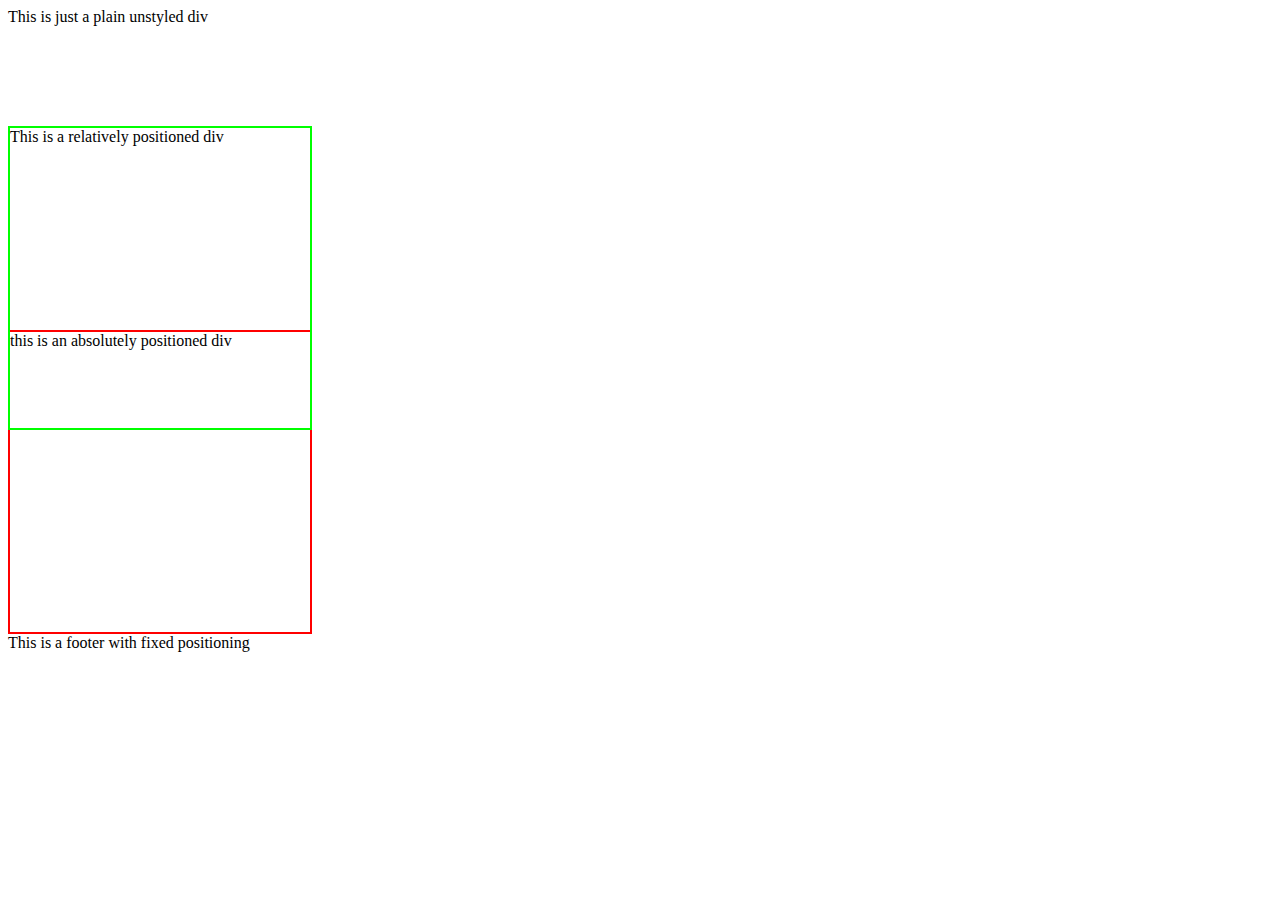
<file: Week_4/index.html>
<!DOCTYPE html>
<html>
<head>
	<title>Positioning Elements</title>
	<style type="text/css">
		.top-right-rel{
			width: 300px;
			height:300px;
			border: 2px solid #0F0;
			position: relative;
			top: 100px;
			right: 0px;
		}

		.top-right-abs{
			width: 300px;
			height: 300px;
			border: 2px solid #F00;
			postiion: absolute;
			top: 100px;
			right: 0px;
		}
	</style>
</head>
<body>
<div>This is just a plain unstyled div</div>
<div class="top-right-rel">This is a relatively positioned div</div>
<div class="top-right-abs">this is an absolutely positioned div</div>
<footer>This is a footer with fixed positioning</footer>

</body>
</html>
</file>
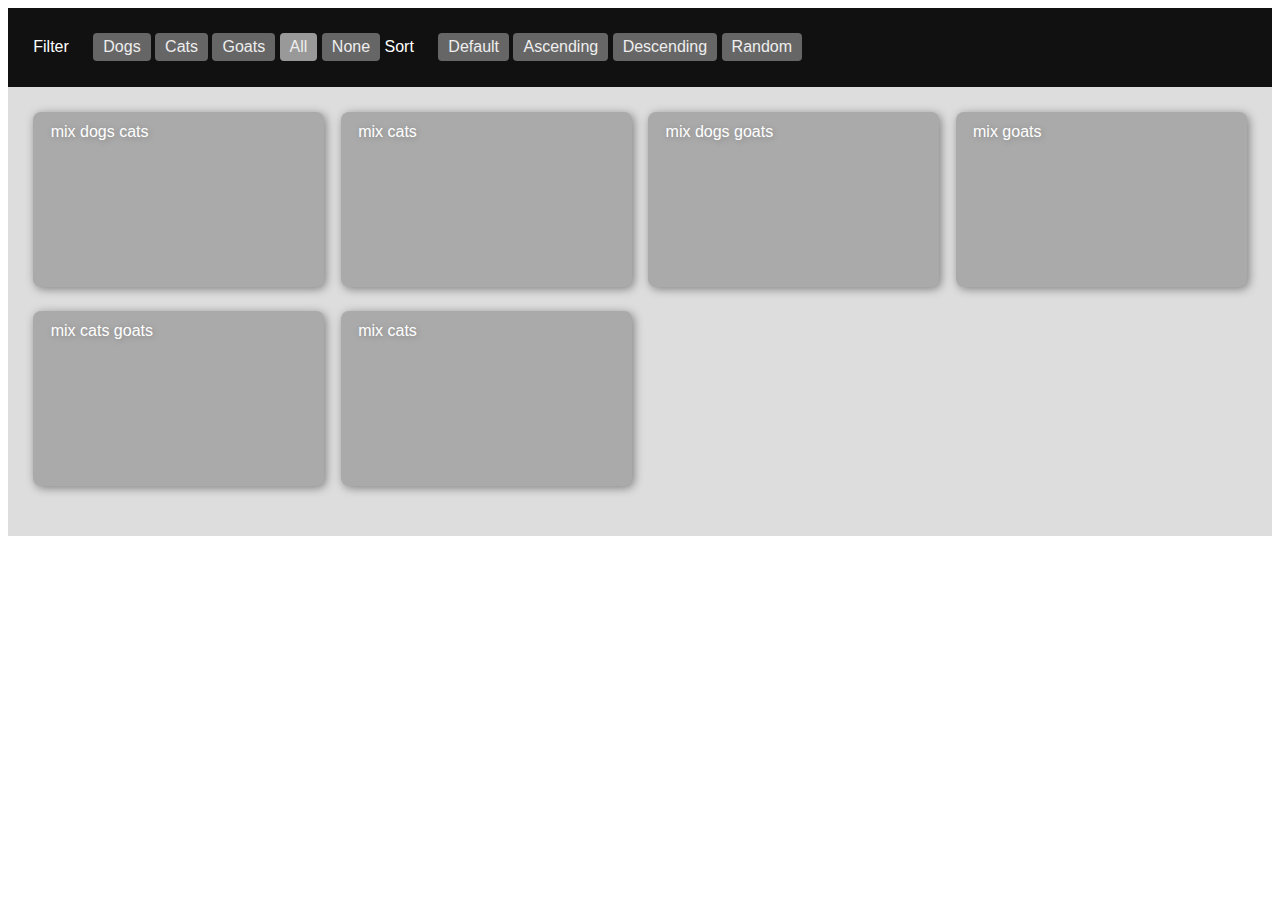
<file: MixItUp/In_Class/index.html>
<!DOCTYPE html>
<html>

<head>
    <title>Mix It Up</title>
    <!-- Load jQuery First -->
    <script src="https://code.jquery.com/jquery-2.2.4.min.js" integrity="sha256-BbhdlvQf/xTY9gja0Dq3HiwQF8LaCRTXxZKRutelT44=" crossorigin="anonymous"></script>
    <!-- Now load MixItUp (wont work if we dont load JQ first) -->
    <script type="text/javascript" src="jquery.mixitup.min.js"></script>
    <!-- Custom Scripts -->
    <script type="text/javascript">
    // This is the shorthand version of jQuery's document ready function
    $(function() {
        $("#reset").click(function(event){
            $("#Container").mixItUp('filter','');
        });
        // Instantiate MixItUpHere
        $("#Container").mixItUp();
    });
    </script>
    <style type="text/css">
        *{
            -webkit-box-sizing: border-box;
            -moz-box-sizing: border-box;
            box-sizing: border-box;

        }
        body{
            font-family: 'Helvetica Neue', arial, sans-serif;
        }

        /* Controls */
        .controls{
            padding: 2%;
            background: #111;
            color: white;
        }

        label{
            font-weight: 300;
            margin: 0 20px 0 0;
        }

        button{
            display: inline-block;
            padding: 5px 10px;
            background: #666;
            border: 0;
            color: #eee;
            font-size: 16px;
            font-weight: 100;
            border-radius: 4px;
            cursor: pointer;
        }

        button:focus{
            outline: 0 none;
        }

        button.active, button:hover{
            transition: all 0.3s ease-in-out;
            background: #999;

        }

        /* Mix Styles */
        .container{
            padding: 2%;
            text-align: justify;
            font-size: 0.1px;
            background: #DDD;
            min-height: 200px;

        }
        /* This is needed for spacing between mix elements */
        .container:after{
            content: '';
            display: inline-block;
            width: 100%;

        }
        /* Mobile First Styling this will apply unless a screen of a certain min width is detected */
        .container .mix,
        .container .gap{
            display: inline-block;
            width: 100%;
        }

        .container .mix{
            text-align: left;
            background: #AAA;
            margin-bottom: 2%;
            border-radius: 8px;
            display: none;
        }

        .mix{
            text-shadow: 1px 1px 6px grey;
            box-shadow: 2px 2px 10px grey;
        }

        .container .mix:after{
            /* display data attribuets or classes using css */
            content: attr(class);
            color: white;
            font-size: 16px;
            display: inline-block;
            vertical-align: top;
            padding: 4% 6%;
            font-weight: 300;
        }

        /* this is optional bur lets use another psuedo class selector to add more padding */

        .container .mix:before{
            content: '';
            display: inline-block;
            padding-top: 60%;
        }

        /* Larger Phones and Tablets {2 items per row} */
            @media all and (min-width: 768px) {
            .container .mix, .container .gap{
                width: 48%;
            }
        

        /* Desktop (4 items per row) */
            @media all and (min-width: 1024px) {
            .container .mix, .container .gap{
                width: 24%;
            }
        }        
    </style>
</head>

<body>
    <!-- Build our buttons and controls here -->
    <div class="controls">
        <!-- Filter -->
        <label>Filter</label>
        <button class="filter" data-filter=".dogs">Dogs</button>
        <button class="filter" data-filter=".cats">Cats</button>
        <button class="filter" data-filter=".goats">Goats</button>
        <button class="filter" data-filter="all">All</button>
        <button id="reset">None</button>
        <!-- Sort -->
        <label>Sort</label>
        <button class="sort" data-sort="default">Default</button>
        <button class="sort" data-sort="myorder:asc">Ascending</button>
        <button class="sort" data-sort="myorder:desc">Descending</button>
        <button class="sort" data-sort="random">Random</button>
    </div>
    <!-- This container holds all elements we wish to filter or sort -->
    <div id="Container" class="container">
        <!-- content to filter and sort -->
        <div class="mix dogs cats" data-myorder="1"></div>
        <div class="mix cats" data-myorder="2"></div>
        <div class="mix dogs goats" data-myorder="3"></div>
        <div class="mix goats" data-myorder="4"></div>
        <div class="mix cats goats" data-myorder="5"></div>
        <div class="mix cats" data-myorder="6"></div>
        <div class="gap"></div>
        <div class="gap"></div>

    </div>
</body>

</html>
</file>
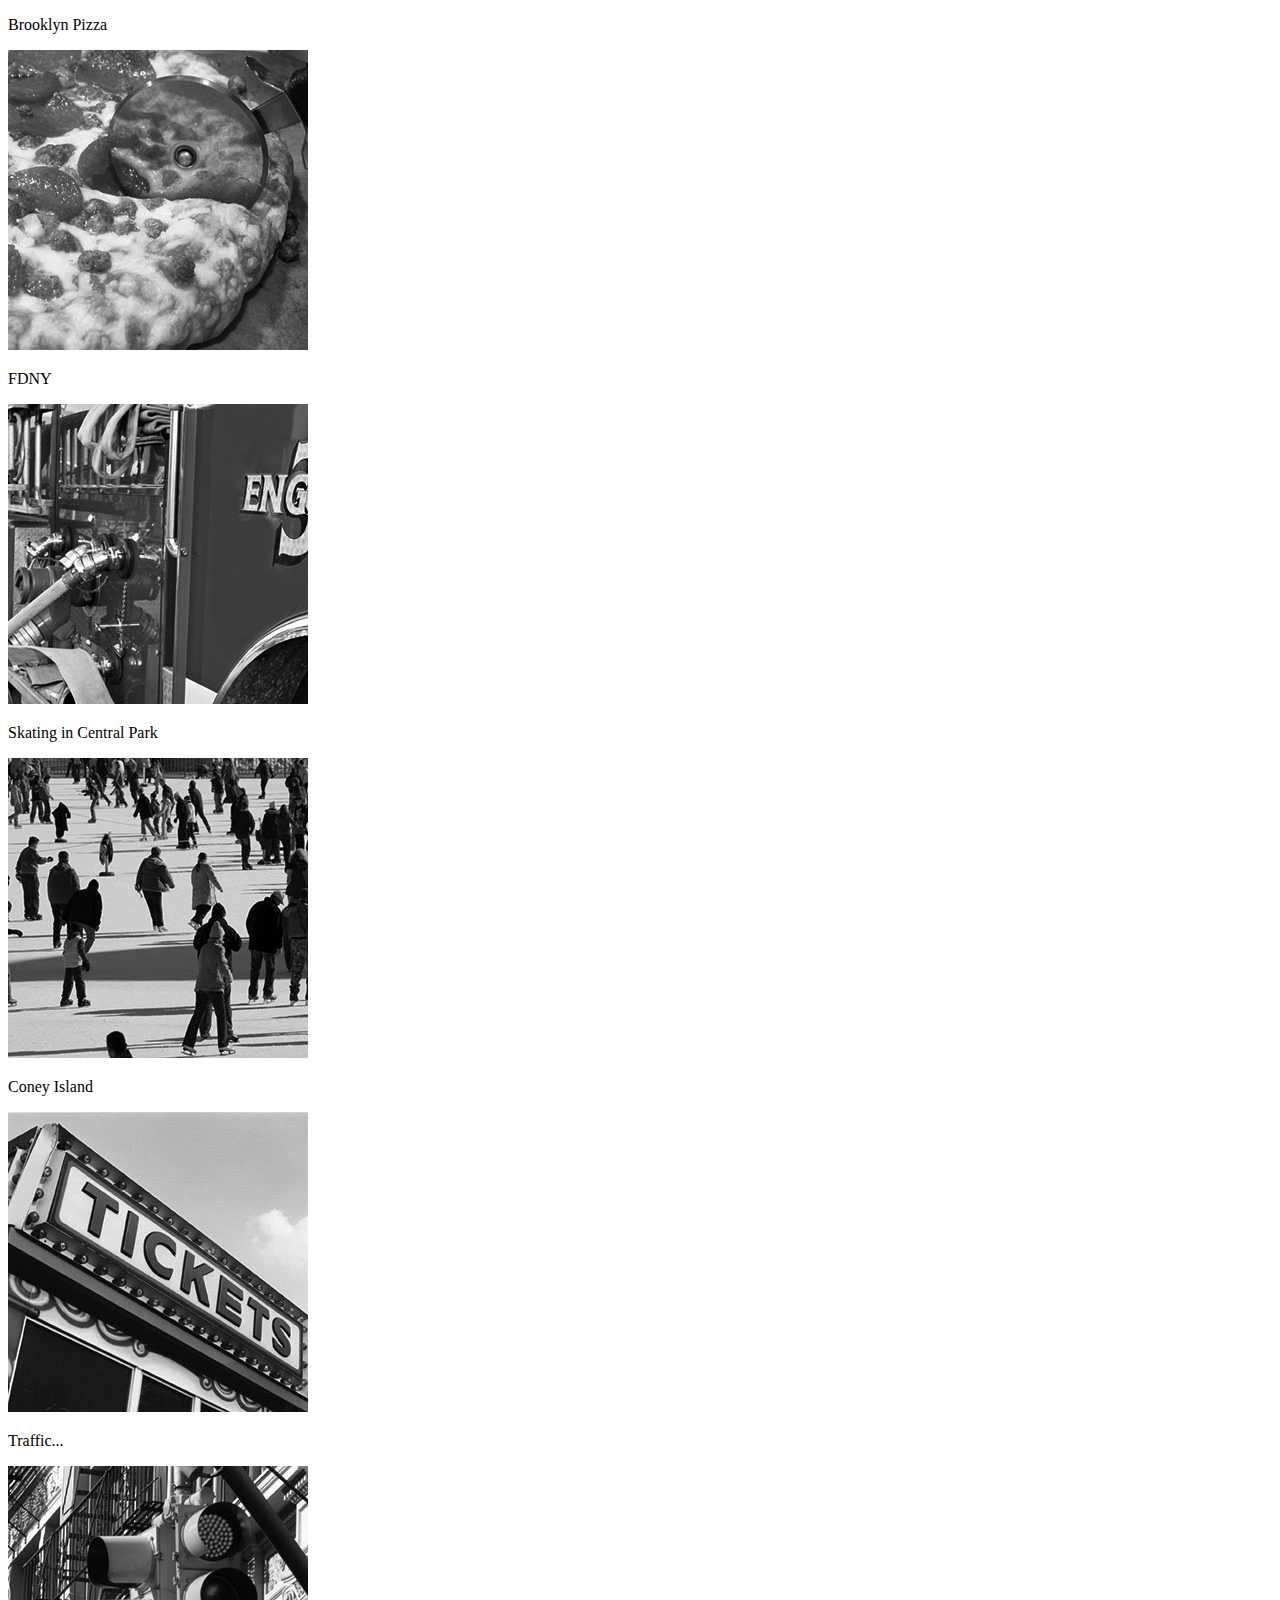
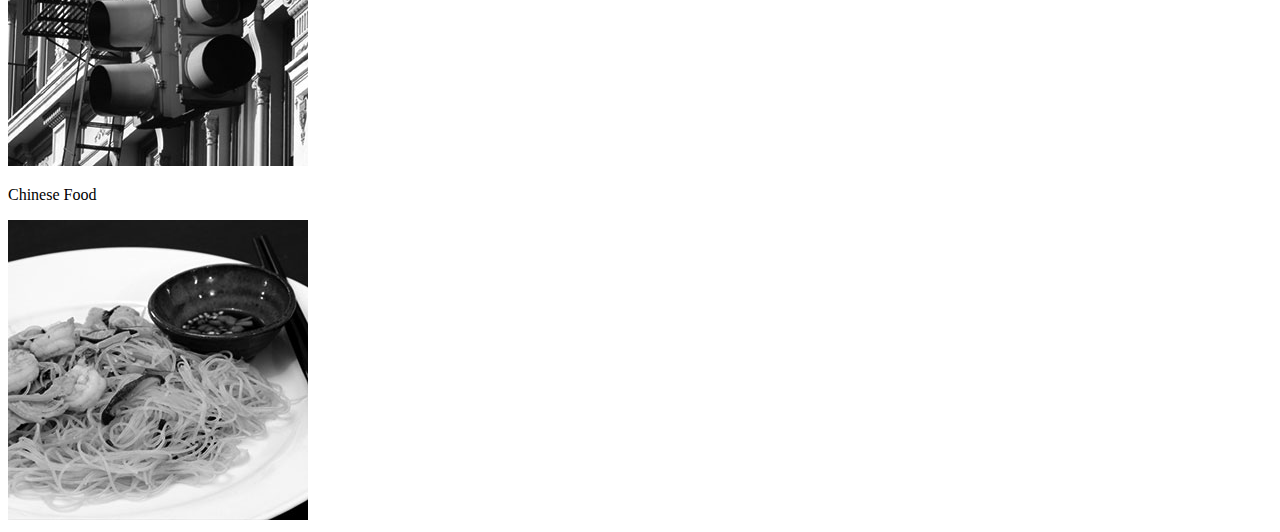
<file: Week_3/Gallery_Starter/index.html>
<!DOCTYPE html>
<html>

<link rel="stylesheet" type="text/css" href="">

<head>
    <title>New York City Gallery</title>
    <!-- Link to CSS File here -->
    <!-- Link to Google Font Here -->
</head>

<body>
    <div class="container">
        <div class="polaroid">
            <p>Brooklyn Pizza</p>
            <img src="img/bw/pizza.jpg">
        </div>
        <div class="polaroid">
            <p>FDNY</p>
            <img src="img/bw/fdny.jpg">
        </div>
        <div class="polaroid">
            <p>Skating in Central Park</p>
            <img src="img/bw/skating.jpg">
        </div>
        <div class="polaroid">
            <p>Coney Island</p>
            <img src="img/bw/tickets.jpg">
        </div>
        <div class="polaroid">
            <p>Traffic...</p>
            <img src="img/bw/traffic.jpg">
        </div>
        <div class="polaroid">
            <p>Chinese Food</p>
            <img src="img/bw/chinese.jpg">
        </div>
    </div>
</body>

</html>
</file>
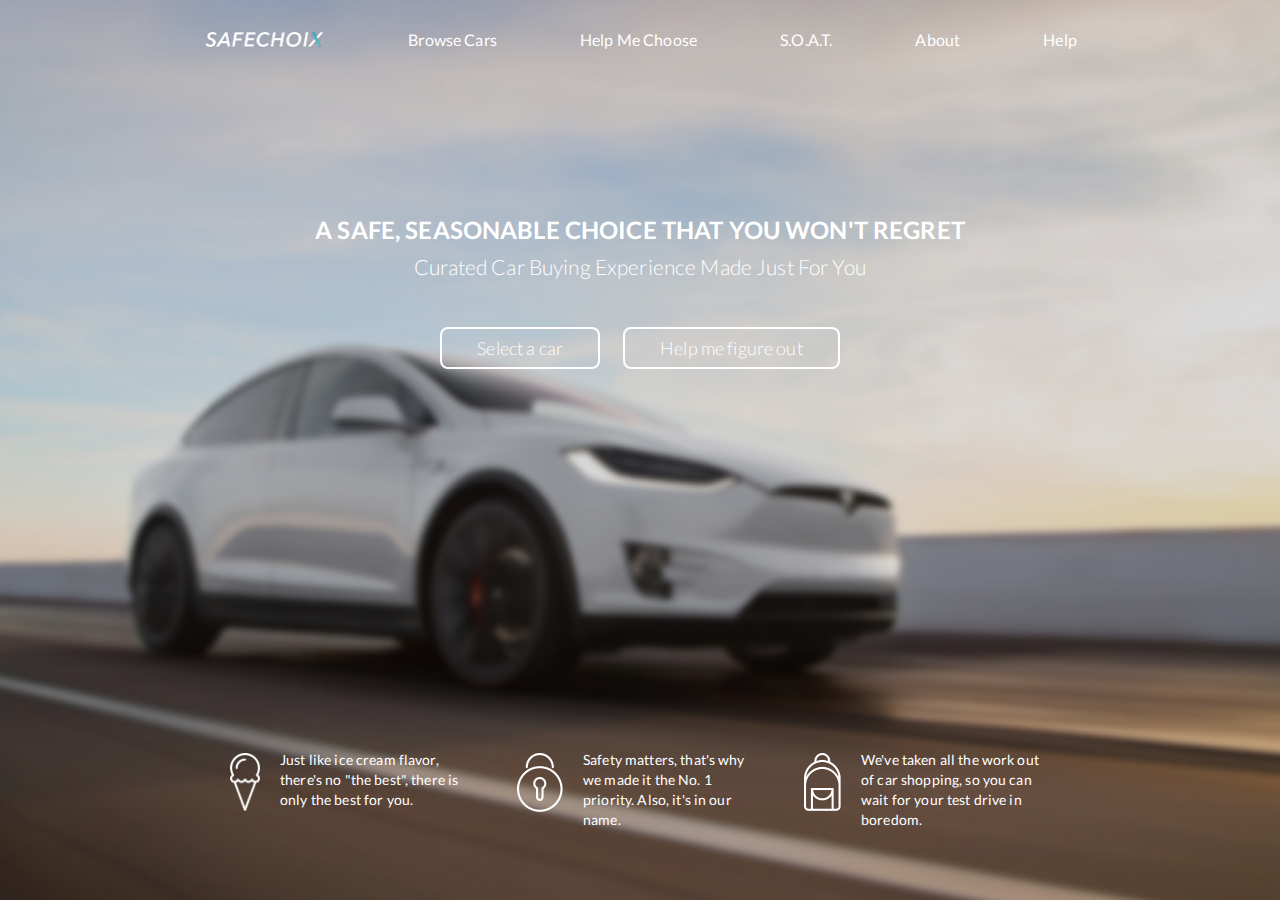
<file: Week_9/safechoix/index.html>
<!DOCTYPE HTML>
<html>
<head>
<meta http-equiv="Content-Type" content="text/html; charset=utf-8" />
<title>SAFECHOIX</title>
<meta name="viewport" content="width=device-width, initial-scale=1.0">
<script src="js/jquery.js" type="text/javascript"></script>
<script src="js/common.js" type="text/javascript"></script>
<link rel="stylesheet" href="css/fonts.css" />
<link rel="stylesheet" href="css/style.css" />
</head>
<body>
	<div id="page_feature">
        <div id="header">
            <div id="header_content" class="inner">
            	<ul id="nav-one" class="nav">
                	<li><div class="navbg"></div><a href="http://safechoix.org/test"><img src="images/SafeChoix-logo.png" alt="SAFECHOIX" width="122" id="logo" /></a></li>
                    <li><div class="navbg"></div><a href="#" class="show_brands">Browse Cars</a></li>
                    <li><div class="navbg"></div><a href="#" class="show_uses">Help Me Choose</a></li>
                    <li><div class="navbg"></div><a href="#">S.O.A.T.</a></li>
                    <li><div class="navbg"></div><a href="#">About</a></li>
                    <li><div class="navbg"></div><a href="#">Help</a></li>
                </ul>
            </div>
        </div>
        <div class="middle_content">
        	<div class="inner">
                <h1>A Safe, Seasonable Choice That You Won't Regret</h1>
                <h2>Curated Car Buying Experience Made Just For You</h2>
                <div class="cta">
                    <a class="button show_brands">Select a car</a>
                    <a class="button show_uses">Help me figure out</a>
                </div>
            </div>
        </div>
        <div class="bottom_content">
        	<div class="inner">
            	<div class="row">
                    <div class="col3">
                    	<img src="images/icons/icon_icecream@2x.png" width="30" class="image_left">
                        Just like ice cream flavor, there's no "the best", there is only the best for you.
                    </div>
                    <div class="col3">
                    	<img src="images/icons/icon_lock@2x.png" width="46" class="image_left">
                        Safety matters, that's why we made it the No. 1 priority. Also, it's in our name.</div>
                    <div class="col3">
                    	<img src="images/icons/icon_backpack@2x.png" width="37" class="image_left">
                        We've taken all the work out of car shopping, so you can wait for your test drive in boredom.</div>
                </div>
                <div class="clear"></div>
            </div>
        </div>
    </div>
    <div id="subpages" style="display:none;">
        <div id="brands" class="subpage" style="display:none;">
        	<div class="inner">
            	<div class="searchbox">
                	<h2>Choose Make</h2>
                    <input type="text" class="search" name="search">
                </div>
                <div class="cols">
                    <div class="col4 mcol3">
                        <a href="#" class="show_models none"><div class="brand_button">
                            <img src="images/car-logos/Alfa-Romeo-logo-2015-640x550.png">
                            <span class="brand_title">Alfa Romeo</span>
                        </div></a>
                    </div>
                    <div class="col4 mcol3">
                        <a href="#" class="show_models none"><div class="brand_button">
                            <img src="images/car-logos/Audi-emblem-2016-black-1920x1080.png">
                            <span class="brand_title">Audi</span>
                        </div></a>
                    </div>
                    <div class="col4 mcol3">
                        <a href="#" class="show_models none"><div class="brand_button">
                            <img src="images/car-logos/BMW-logo-2000-640x550.png">
                            <span class="brand_title">BMW</span>
                        </div></a>
                    </div>
                    <div class="col4 mcol3">
                        <a href="#" class="show_models none"><div class="brand_button">
                            <img src="images/car-logos/Buick-logo-2002-2560x1440.png">
                            <span class="brand_title">Buick</span>
                        </div></a>
                    </div>
                    <div class="col4 mcol3">
                        <a href="#" class="show_models none"><div class="brand_button">
                            <img src="images/car-logos/Cadillac-logo-2014-1920x1080.png">
                            <span class="brand_title">Cadillac</span>
                        </div></a>
                    </div>
                    <div class="col4 mcol3">
                        <a href="#" class="show_models none"><div class="brand_button">
                            <img src="images/car-logos/Chevrolet-logo-2013-2560x1440.png">
                            <span class="brand_title">Chevrolet</span>
                        </div></a>
                    </div>
                    <div class="col4 mcol3">
                        <a href="#" class="show_models none"><div class="brand_button">
                            <img src="images/car-logos/Chrysler-logo-2010-1920x1080.png">
                            <span class="brand_title">Chrysler</span>
                        </div></a>
                    </div>
                    <div class="col4 mcol3">
                       <a href="#" class="show_models none"><div class="brand_button">
                            <img src="images/car-logos/Fiat-logo-2006-640x550.png">
                            <span class="brand_title">Fiat</span>
                        </div></a>
                    </div>
                    <div class="col4 mcol3">
                        <a href="#" class="show_models none"><div class="brand_button">
                            <img src="images/car-logos/ford.png">
                            <span class="brand_title">Ford</span>
                        </div></a>
                    </div>
                    <div class="col4 mcol3">
                        <a href="#" class="show_models none"><div class="brand_button">
                            <img src="images/car-logos/Honda-logo-1920x1080.png">
                            <span class="brand_title">Honda</span>
                        </div></a>
                    </div>
                    <div class="col4 mcol3">
                        <a href="#" class="show_models none"><div class="brand_button">
                            <img src="images/car-logos/hyundai.png">
                            <span class="brand_title">Hyundai</span>
                        </div></a>
                    </div>
                    <div class="col4 mcol3">
                        <a href="#" class="show_models none"><div class="brand_button">
                            <img src="images/car-logos/jaguar.png">
                            <span class="brand_title">Jaguar</span>
                        </div></a>
                    </div>
                    <div class="col4 mcol3">
                        <a href="#" class="show_models none"><div class="brand_button">
                            <img src="images/car-logos/jeep.png">
                            <span class="brand_title">Jeep</span>
                        </div></a>
                    </div>
                    <div class="col4 mcol3">
                        <a href="#" class="show_models none"><div class="brand_button">
                            <img src="images/car-logos/kia.png">
                            <span class="brand_title">Kia</span>
                        </div></a>
                    </div>
                    <div class="col4 mcol3">
                        <a href="#" class="show_models none"><div class="brand_button">
                            <img src="images/car-logos/Lamborghini-logo-640x550.png">
                            <span class="brand_title">Lamborghini</span>
                        </div></a>
                    </div>
                    <div class="col4 mcol3">
                        <a href="#" class="show_models none"><div class="brand_button">
                            <img src="images/car-logos/land-rover-logo-2013-geneva-motor.png">
                            <span class="brand_title">Land Rover</span>
                        </div></a>
                    </div>
                    <div class="col4 mcol3">
                        <a href="#" class="show_models none"><div class="brand_button">
                            <img src="images/car-logos/Lexus-logo-1988-1920x1080.png">
                            <span class="brand_title">Lexus</span>
                        </div></a>
                    </div>
                    <div class="col4 mcol3">
                        <a href="#" class="show_models none"><div class="brand_button">
                            <img src="images/car-logos/Maserati-logo-black-1920x1080.png">
                            <span class="brand_title">Maserati</span>
                        </div></a>
                    </div>
                    <div class="col4 mcol3">
                        <a href="#" class="show_models none"><div class="brand_button">
                            <img src="images/car-logos/mazda.png">
                            <span class="brand_title">Mazda</span>
                        </div></a>
                    </div>
                    <div class="col4 mcol3">
                        <a href="#" class="show_models none"><div class="brand_button">
                            <img src="images/car-logos/Mercedes-Benz-three-pointed-star-logo.png">
                            <span class="brand_title">Mercedes Benz</span>
                        </div></a>
                    </div>
	                <div class="clear"></div>
                </div>
            </div>
        </div>
        <div id="models" class="subpage" style="display:none;">
        	<div class="inner">
            	<div class="searchbox">
                	<h2>Choose Cadillac Model</h2>
                    <input type="text" class="search" name="search">
                </div>
                <div class="cols">
                    <div class="col4 mcol3">
                        <div class="model_button">
                            <img src="images/car-models/ats_coupe.jpg">
                            <span class="model_title">ATS Coupe</span>
                            <span class="model_description">starting at $37,995</span>
                        </div>
                    </div>
                    <div class="col4 mcol3">
                        <div class="model_button">
                            <img src="images/car-models/ats_v_coupe.jpg">
                            <span class="model_title">ATS-V Coupe</span>
                            <span class="model_description">starting at $62,665</span>
                        </div>
                    </div>
                    <div class="col4 mcol3">
                        <div class="model_button">
                            <img src="images/car-models/ats.jpg">
                            <span class="model_title">ATS</span>
                            <span class="model_description">starting at $33,215</span>
                        </div>
                    </div>
                    <div class="col4 mcol3">
                        <div class="model_button">
                            <img src="images/car-models/ats_v.jpg">
                            <span class="model_title">ATS-V</span>
                            <span class="model_description">starting at $60,465</span>
                        </div>
                    </div>
                    <div class="col4 mcol3">
                        <div class="model_button">
                            <img src="images/car-models/cts.jpg">
                            <span class="model_title">CTS</span>
                            <span class="model_description">starting at $45,560</span>
                        </div>
                    </div>
                    <div class="col4 mcol3">
                        <div class="model_button">
                            <img src="images/car-models/cts-v.jpg">
                            <span class="model_title">CTS-V</span>
                            <span class="model_description">starting at $83,995</span>
                        </div>
                    </div>
                    <div class="col4 mcol3">
                        <div class="model_button">
                            <img src="images/car-models/xts.jpg">
                            <span class="model_title">XTS</span>
                            <span class="model_description">starting at $45,295</span>
                        </div>
                    </div>
                    <div class="col4 mcol3">
                        <div class="model_button">
                            <img src="images/car-models/ct6.jpg">
                            <span class="model_title">CT6</span>
                            <span class="model_description">starting at $53,495</span>
                        </div>
                    </div>
                    <div class="col4 mcol3">
                        <div class="model_button">
                            <img src="images/car-models/escalade.jpg">
                            <span class="model_title">ESCALADE/ESV</span>
                            <span class="model_description">starting at $72,970</span>
                        </div>
                    </div>
	                <div class="clear"></div>
                </div>
            </div>
        </div>
        <div id="uses" class="subpage" style="display:none;">
        	<div class="inner">
            	<div class="searchbox">
                	<h2>What are you going to use if for?</h2>
                    <input type="text" class="search" name="search">
                </div>
                <div class="cols">
                    <div class="col3B">
                        <div class="use_button" style="background-image:url(images/uses/picking-up-kids.png);">
                        	<img src="images/black.png" class="black">
                            <div class="use_title">Picking up kids</div>
                        </div>
                    </div>
                    <div class="col3B">
                        <div class="use_button" style="background-image:url(images/uses/driving-experience.png);">
                        	<img src="images/black.png" class="black">
                            <div class="use_title">Driving experience</div>
                        </div>
                    </div>
                    <div class="col3B">
                        <div class="use_button" style="background-image:url(images/uses/serious-offroad.png);">
                        	<img src="images/black.png" class="black">
                            <div class="use_title">Serious off-road</div>
                        </div>
                    </div>
                    <div class="col3B">
                        <div class="use_button" style="background-image:url(images/uses/weekend-adventures.png);">
                        	<img src="images/black.png" class="black">
                            <div class="use_title">Weekend adventures</div>
                        </div>
                    </div>
                    <div class="col3B">
                        <div class="use_button" style="background-image:url(images/uses/supreme-comfort.png);">
                        	<img src="images/black.png" class="black">
                            <div class="use_title">Supreme comfort</div>
                        </div>
                    </div>
                    <div class="col3B">
                        <div class="use_button" style="background-image:url(images/uses/city-maneuvering.png);">
                        	<img src="images/black.png" class="black">
                            <div class="use_title">City maneuvering</div>
                        </div>
                    </div>
                    <div class="col3B">
                        <div class="use_button" style="background-image:url(images/uses/business.png);">
                        	<img src="images/black.png" class="black">
                            <div class="use_title">Business</div>
                        </div>
                    </div>
                    <div class="col3B">
                        <div class="use_button" style="background-image:url(images/uses/highway-driving.png);">
                        	<img src="images/black.png" class="black">
                            <div class="use_title">Highway driving</div>
                        </div>
                    </div>
                    <div class="col3B">
                        <div class="use_button" style="background-image:url(images/uses/heavy-duty.png);">
                        	<img src="images/black.png" class="black">
                            <div class="use_title">Heavy Duty</div>
                        </div>
                    </div>
                    <div class="clear"></div>
                </div>
                <div class="actions">
                	<div id="use_next">
                    	<span class="button">Next</span>
                    </div>
                    <div id="use_checkmark" style="display:none;">
                    	<img class="checkmark" src="images/checkmark.png" width="45">
                    </div>
                </div>
            </div>
        </div>
    </div>
</body>
</html>
</file>
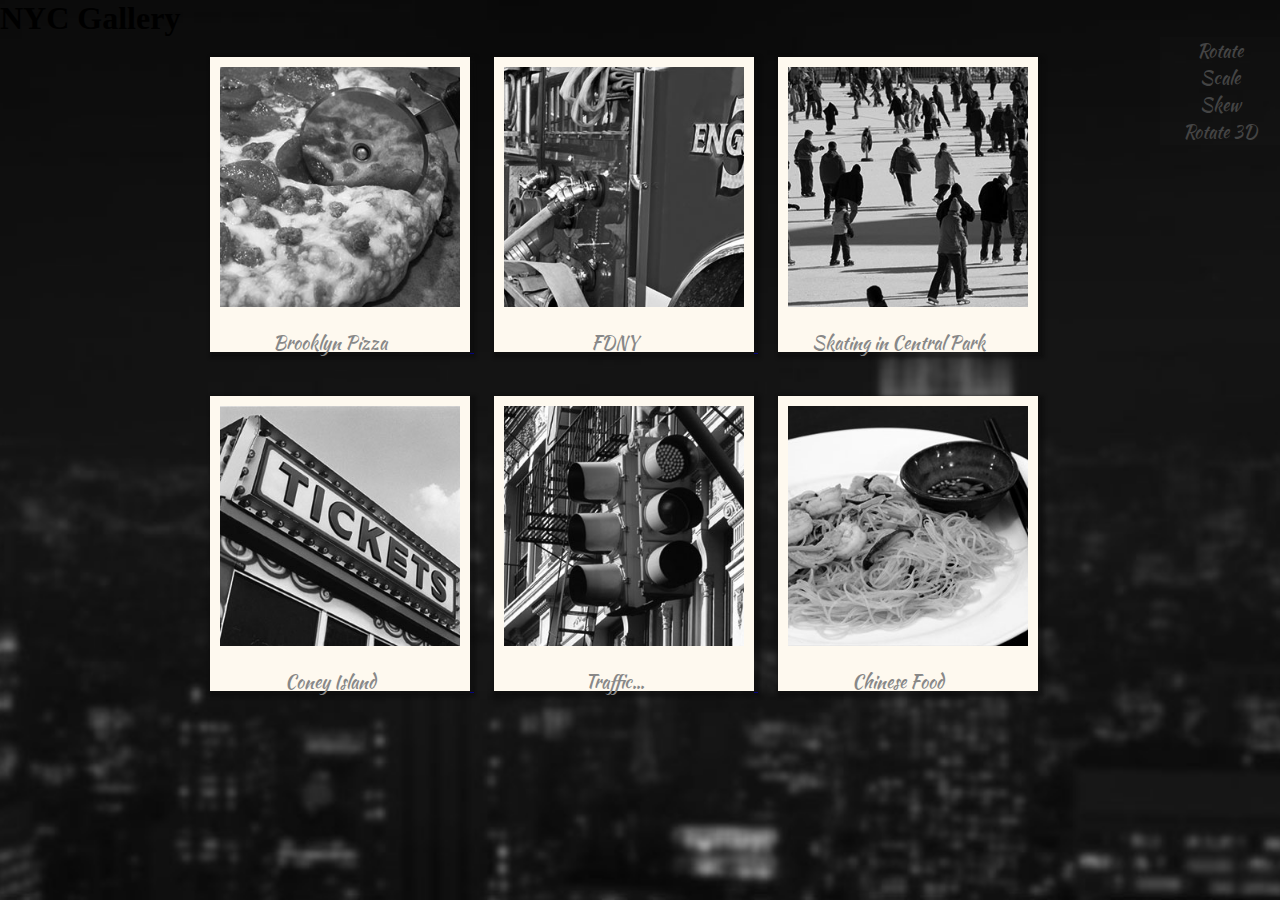
<file: Week_4/CSS3_Transforms_Transitions/Transforms_Start/index.html>
<!DOCTYPE html>
<html>

<head>
    <title>New York City</title>
    <link rel="stylesheet" type="text/css" href="css/styles.css">
    <link href="http://fonts.googleapis.com/css?family=Kaushan+Script" rel="stylesheet" type="text/css">
</head>

<body>
<head>
    <h1>NYC Gallery</h1>
    <nav>
        <ul>
            <li><a href="#">Rotate</li>
            <li><a href="#">Scale</li>
            <li><a href="#">Skew</li>
            <li><a href="#">Rotate 3D</li>
        </ul>
    </nav>
</head>
    <div class="container">
        <div class="polaroid">
            <p>Brooklyn Pizza</p>
            <img src="img/bw/pizza.jpg">
        </div>
        <div class="polaroid">
            <p>FDNY</p>
            <img src="img/bw/fdny.jpg">
        </div>
        <div class="polaroid">
            <p>Skating in Central Park</p>
            <img src="img/bw/skating.jpg">
        </div>
        <div class="polaroid">
            <p>Coney Island</p>
            <img src="img/bw/tickets.jpg">
        </div>
        <div class="polaroid">
            <p>Traffic...</p>
            <img src="img/bw/traffic.jpg">
        </div>
        <div class="polaroid">
            <p>Chinese Food</p>
            <img src="img/bw/chinese.jpg">
        </div>
    </div>
</body>

</html>
</file>
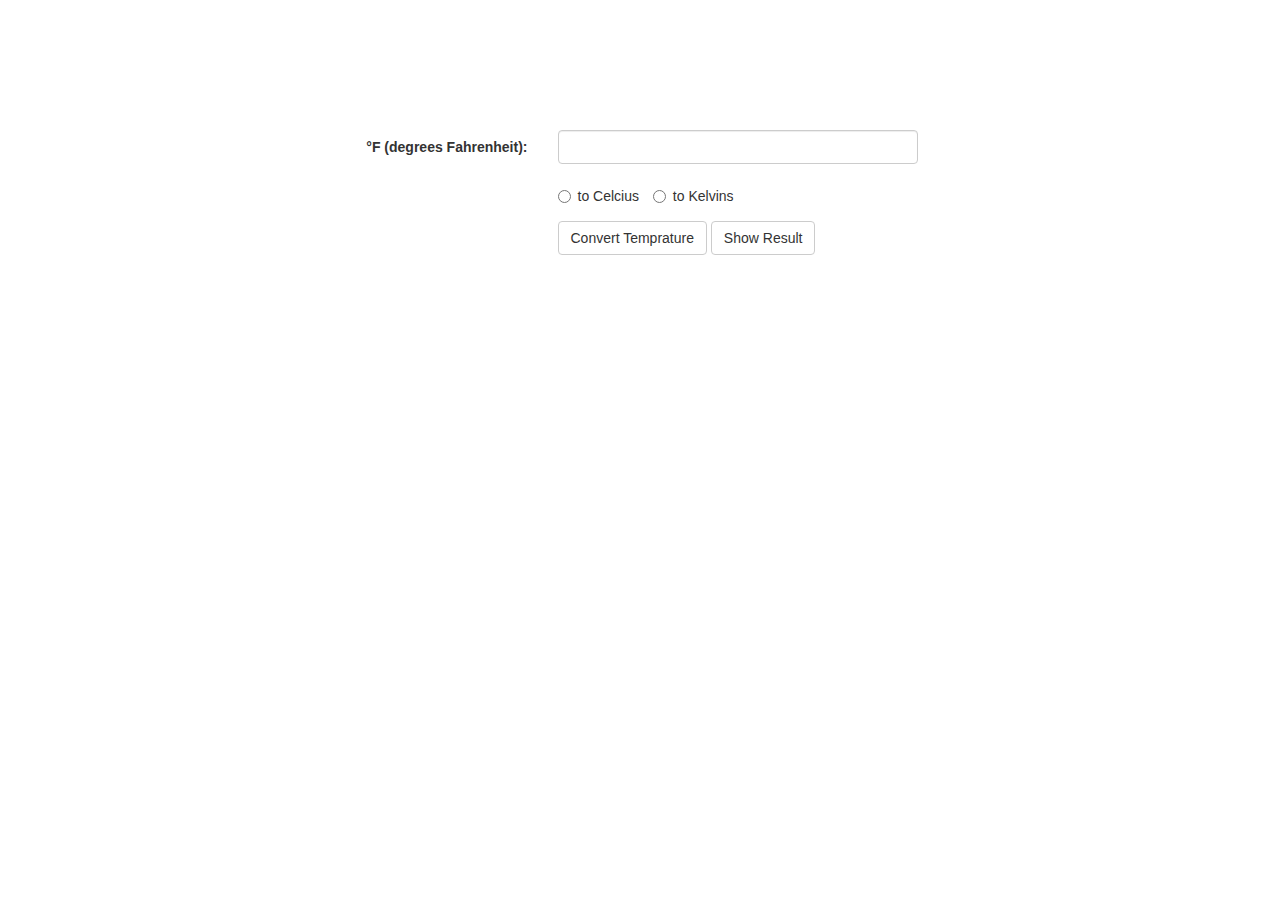
<file: F to C:K Converter.html>
<!DOCTYPE html>
<html>

<head>
    <title>F to C/K Converter</title>

    <link rel="stylesheet" href="http://netdna.bootstrapcdn.com/bootstrap/3.1.1/css/bootstrap.min.css">
    <script src="http://code.jquery.com/jquery-1.11.0.min.js"></script>
    <script src="http://netdna.bootstrapcdn.com/bootstrap/3.1.1/js/bootstrap.min.js"></script>
<!-- had to switch to an older jquery and bootstrap to make collapse work-->
    <script type="text/javascript">
    
    document.addEventListener("DOMContentLoaded", function() {
        var btn = document.getElementById("convertBtn");
        btn.addEventListener("click", calcTemp);
    });

    function calcTemp(){
        var result = document.getElementById("tempOutput");
        var f = document.getElementById("fahrenheit").value;
        console.log(typeof(f));
        f = parseFloat(f); 
        console.log(typeof(f));
        var arrUnit = document.getElementsByName("unit");
        var p;

        for(var i = 0; i < arrUnit.length; i++){
            //check to see if a radio button is checked 
            if(arrUnit[i].checked){
                //alert("found one!");
                p = arrUnit[i].value;
                console.log(typeof(p));
        		p = parseFloat(p); 
        		console.log(typeof(p));
                break;
            }
        }

        var unit = (f-32)*5/9+p;
        unit = tempRound(unit);

        var total = unit;

        var p1 = document.createElement('P');
        var p2 = document.createElement('P');
        var p3 = document.createElement('P');
        var t1 = document.createTextNode("Fahrenheit: " + f);
        var t2 = document.createTextNode("Result: " + unit);
        var t3 = document.createTextNode("🌡 "+"🌡 "+"🌡 ");

        p1.appendChild(t1);
        p2.appendChild(t2);
        p3.appendChild(t3);
        result.appendChild(p1);
        result.appendChild(p2);
        result.appendChild(p3);

        function tempRound(num) {
        var roundNum = Math.ceil(num)-1;
        return roundNum;
    	}

    }

    </script>
</head>

<body>
    <div class="container" style="margin-top: 130px">
        <div class=".col-md-6 .col-md-offset-3">
            <div class="form-horizontal">
                <div class="form-group">
                    <label for="fahrenheit" class="col-sm-5 control-label">°F (degrees Fahrenheit):</label>
                    <div class="col-sm-4">
                        <input type="number" class="form-control" name="fahrenheit" id="fahrenheit">
                    </div>
                </div>
                <div class="form-group">
                    <div class="col-sm-offset-5 col-sm-4">
                        <label class="radio-inline">
                            <input type="radio" name="unit" value="0"> to Celcius
                        </label>
                        <label class="radio-inline">
                            <input type="radio" name="unit" value="273.15"> to Kelvins
                        </label>
                    </div>
                </div>
                <div class="form-group">
                    <div class="col-sm-offset-5 col-sm-10">
                        <button type="submit" class="btn btn-default" id="convertBtn">Convert Temprature</button>
                     	<button href="#slideOut" class="btn btn-default" data-toggle="collapse">Show Result</button>
                     	<!-- haven't figure out how to shut collapse off after the first time. this is a temporary solution so that the well won't be shown and hidden when you hit the convert button. -->
                    </div>
                </div>
            </div>
        </div>
        <div id=slideOut class="collapse">
        <div id="tempOutput" class="well" ></div>
        </div>
    </div>
</body>

</html>
</file>
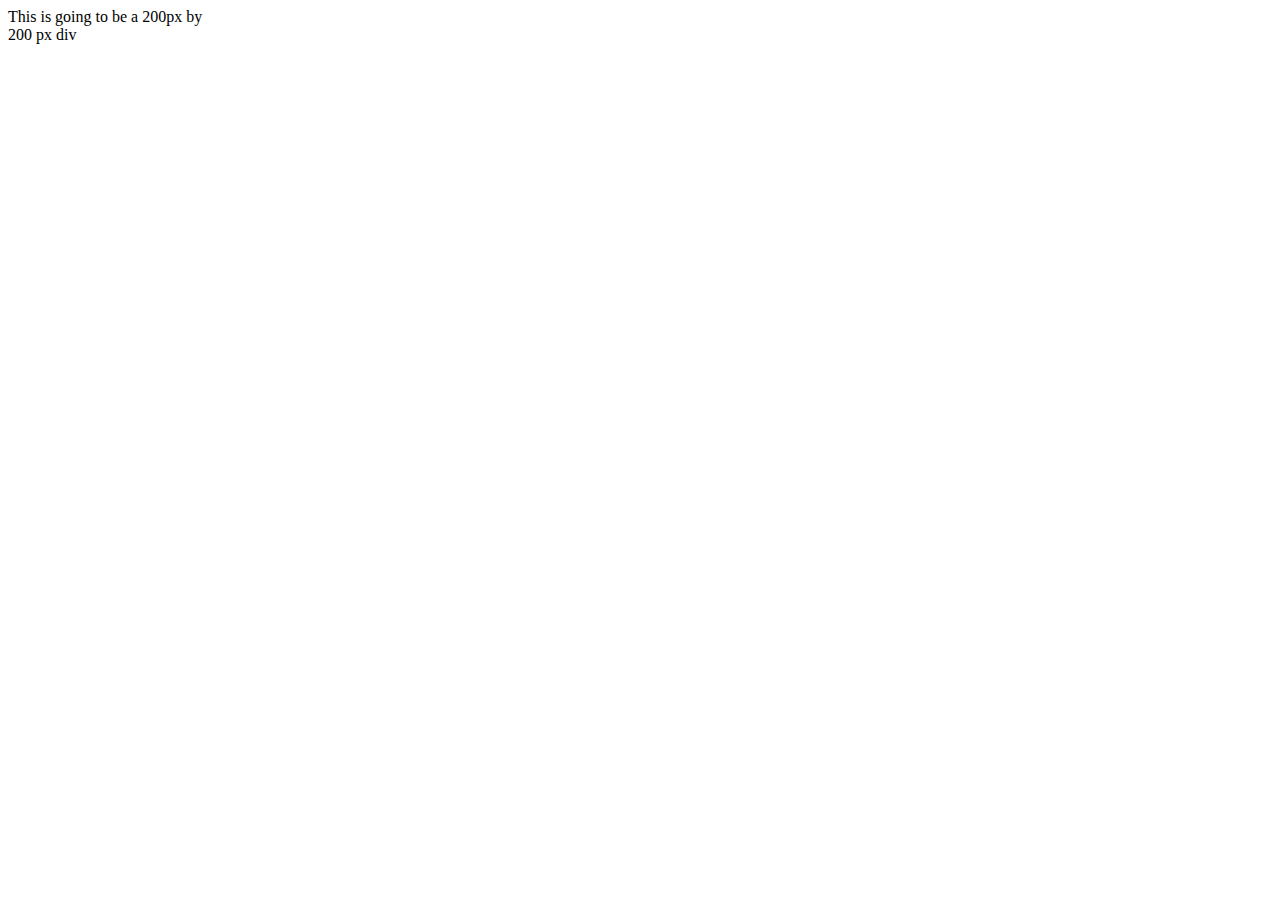
<file: Week_3/Box Model/box model.html>
<!DOCTYPE html>
<html>
<head>
	<title>Box Model</title>
	<style type="text/css">
		
		/* class selector thumbnail */
		.thumbnail{
			/* RRGGBB */vf
			background-color: #006FFF;
			width: 200px;
			height: 200px;
		}
		/* a second class that explores border */
		.outline-red{
			border-width: 2px;
			border-style: solid;
			border-color: red;
		}

	</style>
</head>
<body>

	<div class="thumbnail"> This is going to be a 200px by 200 px div</div>

<!-- We can
</file>
<file: Week_9/safechoix/css/fonts.css>
@font-face {
  font-family: 'Lato';
  font-weight: 100;
  font-style: normal;
  src: url('../fonts/Lato-100/Lato-100.eot');
  src: url('../fonts/Lato-100/Lato-100.eot?#iefix') format('embedded-opentype'),
       local('Lato Hairline'),
       local('Lato-100'),
       url('../fonts/Lato-100/Lato-100.woff2') format('woff2'),
       url('../fonts/Lato-100/Lato-100.woff') format('woff'),
       url('../fonts/Lato-100/Lato-100.ttf') format('truetype'),
       url('../fonts/Lato-100/Lato-100.svg#Lato') format('svg');
}

@font-face {
  font-family: 'Lato';
  font-weight: 300;
  font-style: normal;
  src: url('../fonts/Lato-300/Lato-300.eot');
  src: url('../fonts/Lato-300/Lato-300.eot?#iefix') format('embedded-opentype'),
       local('Lato Light'),
       local('Lato-300'),
       url('../fonts/Lato-300/Lato-300.woff2') format('woff2'),
       url('../fonts/Lato-300/Lato-300.woff') format('woff'),
       url('../fonts/Lato-300/Lato-300.ttf') format('truetype'),
       url('../fonts/Lato-300/Lato-300.svg#Lato') format('svg');
}

@font-face {
  font-family: 'Lato';
  font-weight: 400;
  font-style: normal;
  src: url('../fonts/Lato-regular/Lato-regular.eot');
  src: url('../fonts/Lato-regular/Lato-regular.eot?#iefix') format('embedded-opentype'),
       local('Lato Regular'),
       local('Lato-regular'),
       url('../fonts/Lato-regular/Lato-regular.woff2') format('woff2'),
       url('../fonts/Lato-regular/Lato-regular.woff') format('woff'),
       url('../fonts/Lato-regular/Lato-regular.ttf') format('truetype'),
       url('../fonts/Lato-regular/Lato-regular.svg#Lato') format('svg');
}

@font-face {
  font-family: 'Lato';
  font-weight: 700;
  font-style: normal;
  src: url('../fonts/Lato-700/Lato-700.eot');
  src: url('../fonts/Lato-700/Lato-700.eot?#iefix') format('embedded-opentype'),
       local('Lato Bold'),
       local('Lato-700'),
       url('../fonts/Lato-700/Lato-700.woff2') format('woff2'),
       url('../fonts/Lato-700/Lato-700.woff') format('woff'),
       url('../fonts/Lato-700/Lato-700.ttf') format('truetype'),
       url('../fonts/Lato-700/Lato-700.svg#Lato') format('svg');
}

@font-face {
  font-family: 'Lato';
  font-weight: 900;
  font-style: normal;
  src: url('../fonts/Lato-900/Lato-900.eot');
  src: url('../fonts/Lato-900/Lato-900.eot?#iefix') format('embedded-opentype'),
       local('Lato Black'),
       local('Lato-900'),
       url('../fonts/Lato-900/Lato-900.woff2') format('woff2'),
       url('../fonts/Lato-900/Lato-900.woff') format('woff'),
       url('../fonts/Lato-900/Lato-900.ttf') format('truetype'),
       url('../fonts/Lato-900/Lato-900.svg#Lato') format('svg');
}

@font-face {
  font-family: 'Lato';
  font-weight: 100;
  font-style: italic;
  src: url('../fonts/Lato-100italic/Lato-100italic.eot');
  src: url('../fonts/Lato-100italic/Lato-100italic.eot?#iefix') format('embedded-opentype'),
       local('Lato Hairline Italic'),
       local('Lato-100italic'),
       url('../fonts/Lato-100italic/Lato-100italic.woff2') format('woff2'),
       url('../fonts/Lato-100italic/Lato-100italic.woff') format('woff'),
       url('../fonts/Lato-100italic/Lato-100italic.ttf') format('truetype'),
       url('../fonts/Lato-100italic/Lato-100italic.svg#Lato') format('svg');
}

@font-face {
  font-family: 'Lato';
  font-weight: 300;
  font-style: italic;
  src: url('../fonts/Lato-300italic/Lato-300italic.eot');
  src: url('../fonts/Lato-300italic/Lato-300italic.eot?#iefix') format('embedded-opentype'),
       local('Lato Light Italic'),
       local('Lato-300italic'),
       url('../fonts/Lato-300italic/Lato-300italic.woff2') format('woff2'),
       url('../fonts/Lato-300italic/Lato-300italic.woff') format('woff'),
       url('../fonts/Lato-300italic/Lato-300italic.ttf') format('truetype'),
       url('../fonts/Lato-300italic/Lato-300italic.svg#Lato') format('svg');
}

@font-face {
  font-family: 'Lato';
  font-weight: 400;
  font-style: italic;
  src: url('../fonts/Lato-italic/Lato-italic.eot');
  src: url('../fonts/Lato-italic/Lato-italic.eot?#iefix') format('embedded-opentype'),
       local('Lato Italic'),
       local('Lato-italic'),
       url('../fonts/Lato-italic/Lato-italic.woff2') format('woff2'),
       url('../fonts/Lato-italic/Lato-italic.woff') format('woff'),
       url('../fonts/Lato-italic/Lato-italic.ttf') format('truetype'),
       url('../fonts/Lato-italic/Lato-italic.svg#Lato') format('svg');
}

@font-face {
  font-family: 'Lato';
  font-weight: 700;
  font-style: italic;
  src: url('../fonts/Lato-700italic/Lato-700italic.eot');
  src: url('../fonts/Lato-700italic/Lato-700italic.eot?#iefix') format('embedded-opentype'),
       local('Lato Bold Italic'),
       local('Lato-700italic'),
       url('../fonts/Lato-700italic/Lato-700italic.woff2') format('woff2'),
       url('../fonts/Lato-700italic/Lato-700italic.woff') format('woff'),
       url('../fonts/Lato-700italic/Lato-700italic.ttf') format('truetype'),
       url('../fonts/Lato-700italic/Lato-700italic.svg#Lato') format('svg');
}

@font-face {
  font-family: 'Lato';
  font-weight: 900;
  font-style: italic;
  src: url('../fonts/Lato-900italic/Lato-900italic.eot');
  src: url('../fonts/Lato-900italic/Lato-900italic.eot?#iefix') format('embedded-opentype'),
       local('Lato Black Italic'),
       local('Lato-900italic'),
       url('../fonts/Lato-900italic/Lato-900italic.woff2') format('woff2'),
       url('../fonts/Lato-900italic/Lato-900italic.woff') format('woff'),
       url('../fonts/Lato-900italic/Lato-900italic.ttf') format('truetype'),
       url('../fonts/Lato-900italic/Lato-900italic.svg#Lato') format('svg');
}
</file>
<file: Week_9/safechoix/css/style.css>
html {
	margin:0px;
	padding:0px;
	height:100%;
	border:none;
}
body {
	margin:0px;
	padding:0px;
	height:100%;
	font:14px/20px Arial, Verdana, Helvetica, sans-serif;
	color:#53565A;
	font-family: 'Lato';
	font-weight:400;
	letter-spacing:0.01em;
}
h1 { font-size:24px; font-weight:700; text-transform:uppercase; }
h2 { font-siez:21px; font-weight:700; }
.inner { position:relative; max-width:1480px; margin:0 auto; padding:0 30px; }
#page_feature {
	width:100%; height:100%; min-height:100%;
	position:relative; background:url(../images/banner.jpg) center center no-repeat; background-size:cover;
}
#page_feature, #page_feature h1, #page_feature h2, #page_feature a { color:#fff; }
#page_feature h2 { font-weight:300; }
#header_content { text-align:center; }
#nav-one { padding:0; margin:0 auto; list-style:none; display:inline-block; }
#nav-one li { display:inline-block; position:relative; }
#nav-one li .navbg { 
	position:absolute; z-index:10; top:0; left:0; width:100%; height:100%; margin:0; padding:0; 
	filter: alpha(opacity=0); 
	opacity: 0;
	-webkit-transition: opacity .5s ease-out;
	transition: opacity .5s ease-out; 
	background:url(../images/Nav-Bar-Hover.png) center top no-repeat; background-size:100% 100%;
}
#nav-one li:hover .navbg { 
	filter: alpha(opacity=100); 
	opacity:1;
}
#nav-one li a, #nav-one li a:link { 
	color:#fff; 
	padding:30px 40px 80px; 
	margin:0; font-size:16px; 
	line-height:20px; 
	text-decoration:none; 
	display:inline-block; 
	position:relative; 
	z-index:11; }
#logo { vertical-align:top; }
#page_feature .middle_content { margin-top:7%; text-align:center; }
#page_feature .middle_content h2 { margin-bottom:50px; }

.button, a.button, a.button:link {
	display:inline-block;
	color:#53565A;
	font-weight:300;
	font-size:18px;
	line-height:18px;
	border:2px solid #53565A;
	padding:10px 35px;
	-webkit-border-radius:8px;
	border-radius:8px;
	-webkit-transition: all .25s ease-out;
	transition: all .25s ease-out; 
	cursor:pointer;
	margin:0 10px;
}
.button:hover, a.button:hover { background:rgba(83,86,90,0.5); text-shadow:0px 1px 6px rgba(0,0,0,0.5); }
#page_feature .button, #page_feature a.button, #page_feature a.button:link { color:#fff; border:2px solid #fff;}
#page_feature .button:hover, #page_feature a.button:hover { 
	background:rgba(255,255,255,0.5); 
	text-shadow:0px 1px 6px rgba(0,0,0,0.5); }

#page_feature .bottom_content { position:absolute; bottom:50px; width:100%; }
#page_feature .bottom_content .inner { max-width:820px; }

a.none, a.none:link { text-decoration:none; color:#53565A; }
img { max-width:100%; height:auto;}
.aligncenter {text-align:center;}
.alignleft {text-align:left;}
.alignright {text-align:right;}
.image_left { float:left; margin:3px 20px 10px 0; vertical-align:top; }
.clear { clear:both; width:0; height:0; line-height:0; }
.col3 { width:30%; margin:0 5% 20px 0; float:left; }
.col3:nth-child(3n) { margin-right:0; }
.col3:nth-child(3n+1) { clear:left; }
.col4 { width:22%; margin:0 4% 20px 0; float:left; }
.col4:nth-child(4n) { margin-right:0; }
.col4:nth-child(4n+1) { clear:left; }
.col3B { width:calc(33.33% - 1px); float:left; margin:0 1px 1px 0; }
.col3B:nth-child(3n+1) { clear:left; }

#subpages { position:relative; 
			max-width:100%; 
			overflow-x:hidden; 
			height:auto; 
			}

.subpage { position:absolute; width:100%; left:0; }
.subpage > .inner {padding:60px; max-width:none; }
.brand_button { 
	text-align:center; margin-bottom:40px; cursor:pointer; padding:10px 0 15px; 
	-webkit-transition: all .25s ease-out;
	transition: all .25s ease-out; 
}
.brand_button:hover { background:#eee; }
.brand_title { font-size:18px; display:block; }
.searchbox { text-align:center; margin:0 0 50px; }
input.search { 
	background:url(../images/search-icon.png) 10px center no-repeat; background-size:25px auto; padding:15px 20px 15px 50px;
	width:350px;
	-webkit-border-radius:10px; border-radius:10px;
	border:none; 
	-webkit-box-shadow: 0px 2px 8px 0px rgba(181, 181, 181, 0.43);
	box-shadow: 0px 2px 8px 0px rgba(181, 181, 181, 0.43);
 }

.model_button { text-align:center; margin-bottom:40px; cursor:pointer; padding:10px 0 15px; }
.model_button img {
	-webkit-transition: all .25s ease-out;
	transition: all .25s ease-out; 
}
.model_button:hover img { 
	filter: alpha(opacity=70); 
	opacity:0.7;
}
.model_title { font-size:18px; display:block; }
.model_description { display:block; font-size:16px; font-weight:300; color:#8e9092; }

.use_button { 
	position:relative; 
	margin:0; 
	padding:0; 
	background-size:cover; 
	background-position:center center; 
	cursor:pointer;}

.use_button img.black { 
	position:relative; width:100%; height:auto; z-index:10;
	filter: alpha(opacity=0); 
	opacity:0;
	-webkit-transition: all .25s ease-out;
	transition: all .25s ease-out; 
	vertical-align:top;
}
.use_button:hover img.black, .use_button.active img.black {
	filter: alpha(opacity=40);  
	opacity:0.4;
}
.use_title { 
	color:#fff; font-size:21px; line-height:normal; font-weight:400; 
	position:absolute; bottom:15px; right:15px; text-align:right; z-index:11;
	-webkit-transition: all .25s ease-out;
	transition: all .25s ease-out; 
}
.use_button:hover .use_title, .use_button.active .use_title {
	font-size:28px;
}
.actions { 
	margin:0; 
	padding:50px 0 0; 
	text-align:center;
}

.checkmark {
	-webkit-transition: all .5s ease-out;
	transition: all .5s ease-out; 
}

@media screen and ( max-width: 1100px ) {
	#nav-one li a, #nav-one li a:link { padding:30px 30px 80px; }
	.subpage > .inner { padding:60px 0; }
}

@media screen and ( max-width: 980px ) {
	
	.mcol3 { width:30%; margin:0 5% 20px 0; float:left; }
	.col4.mcol3:nth-child(1n) { margin-right:5%; clear:none; }
	.mcol3:nth-child(3n), .col4.mcol3:nth-child(3n) { margin-right:0; }
	.mcol3:nth-child(3n+1), .col4.mcol3:nth-child(3n+1) { clear:left; }
}

@media screen and ( max-width: 900px ) {
	#nav-one li a, #nav-one li a:link { padding:30px 20px 80px; }
}
</file>
<file: Week_4/CSS3_Transforms_Transitions/Transforms_Start/css/styles.css>
*{
    margin: 0;

}

html {
    background: url(../img/bg.jpg) no-repeat center center fixed;
    -webkit-background-size: cover;
    -moz-background-size: cover;
    -o-background-size: cover;
    background-size: cover;
    /*If you want it to work in IE*/
    filter: progid: DXImageTransform.Microsoft.AlphaImageLoader(src='.myBackground.jpg', sizingMethod='scale');
    -ms-filter: "progid:DXImageTransform.Microsoft.AlphaImageLoader(src='myBackground.jpg', sizingMethod='scale')";
}

.container{
    width:900px;
    margin:0 auto;
    margin-top: 
}

.polaroid {
    position: relative;
    width: 240px;
    display: inline-block;
    margin:20px;
}

.polaroid img {
    width:100%;
    height:auto;
    border: 10px solid #FEF9EF;
    border-bottom: 45px solid #FEF9EF;
    /*h-shadow v-shadow | blur spread color*/
    -webkit-box-shadow: 3px 3px 3px 3px rgba(10,10,10,0.5);
    -moz-box-shadow: 3px 3px 3px 3px rgba(10,10,10,0.5);
    box-shadow: 3px 3px 3px 3px rgba(10,10,10,0.5);
}

.polaroid p {
    position: absolute;
    text-align: center;
    width: 100%;
    bottom: 0px;
    font: 400 18px 'Kaushan Script', cursive;
    color: #888;
}

/* Navigation */
header {
    width: 80%;
    padding: 0.10%;
    height: 50px;
    position: fixed;
    top: 0px;
    margin-bottom: 10px;
    z-index: 10;
    background-color: cornsilk;
    overflow: hidden;
    background: url(../img/new_year_background.png);
}

header h1{
    display: inline-block;
    color: #333;
    font-family: font: 400 18px 'Kaushan Script', cursive;
    line-height: 50px;
}

nav{
    float: right;
    display: inline-block;
}

nav ul{
    list-style: none;
    text-align: center;
    padding: 0;
    margin: 0;
    background-color:  rgba(40,40,40,0.1);
}

nav li{
    font-family: 'Kaushan Script', cursive;
    font-size: 18px;
    height: 50px
    line-height:50px;
    width: 120px;
    display: inline-block;
}

nav a{
    text-decoration: none;
    color: #444;
    display: block;
    transition: background-color 0.25s;
}

nav a:hover{
    background-color: rgba(10,10,10,0.6);
    color: white;
}
</file>
